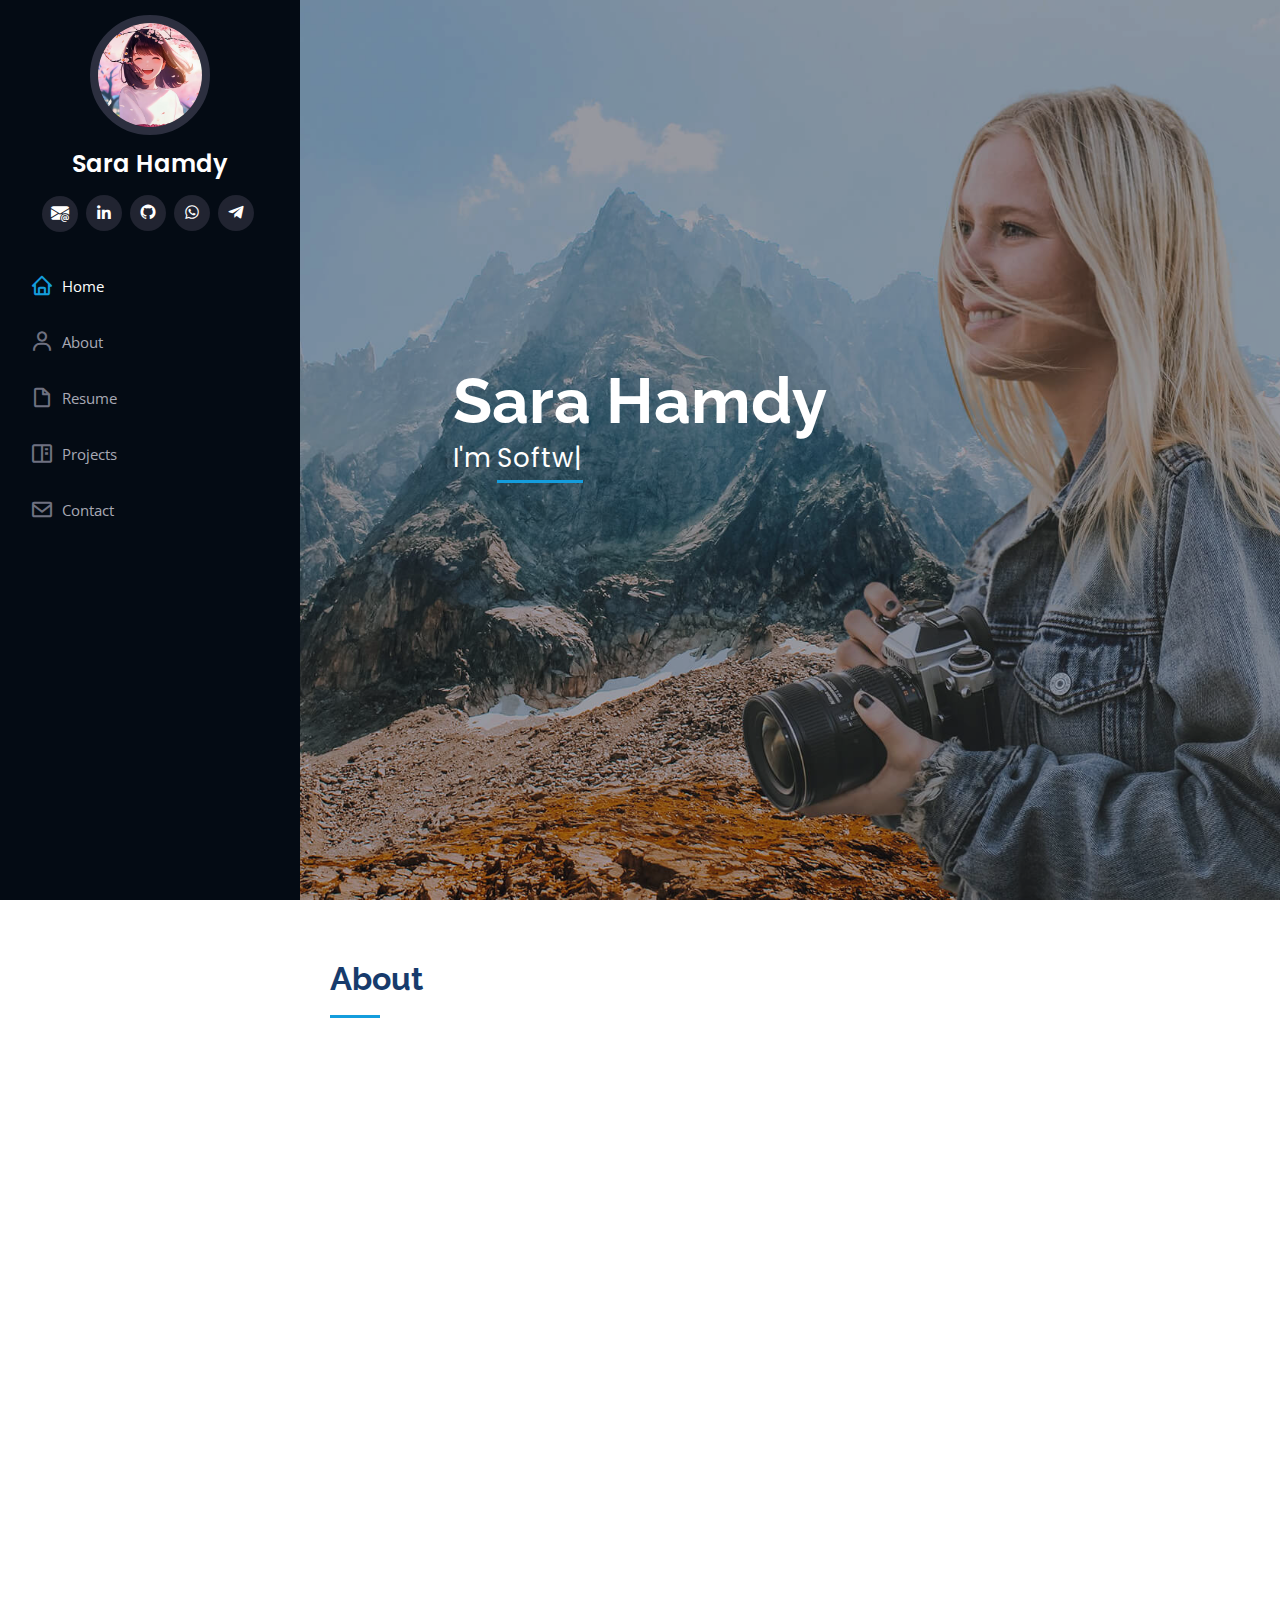
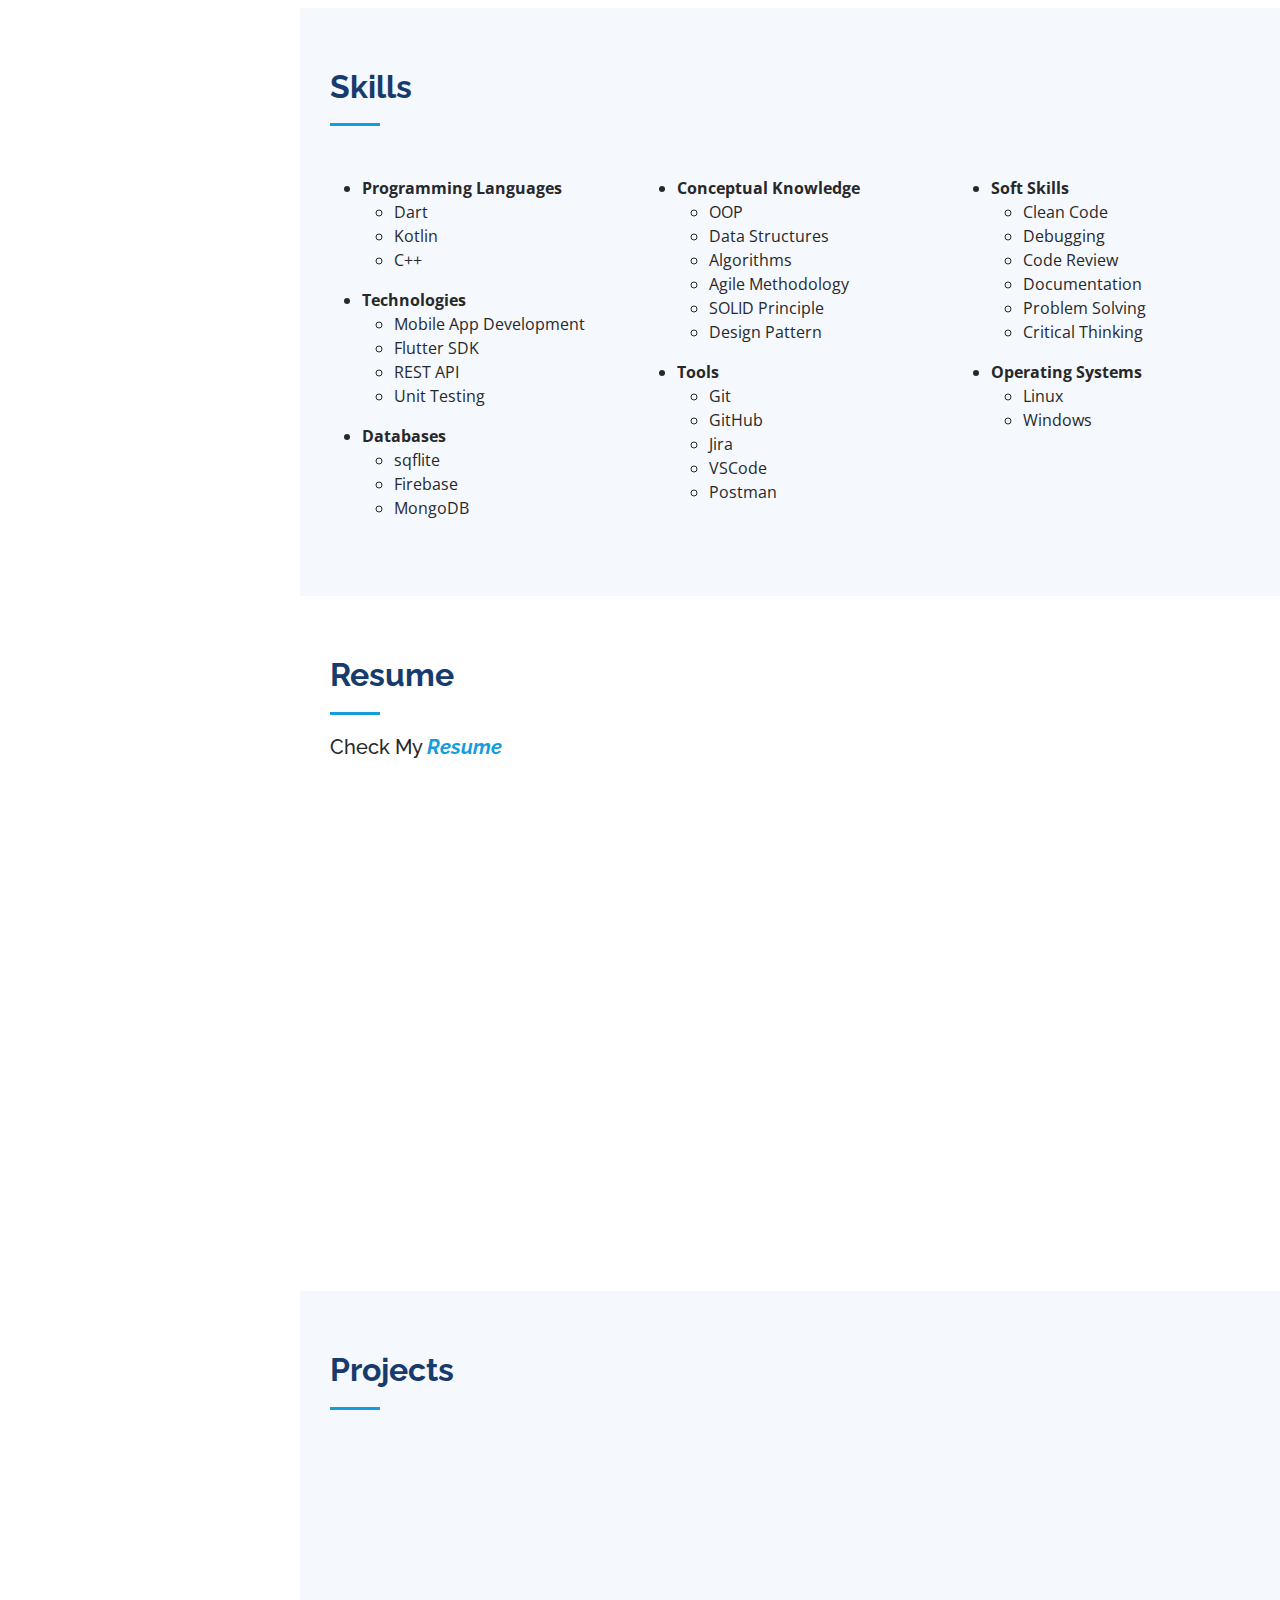
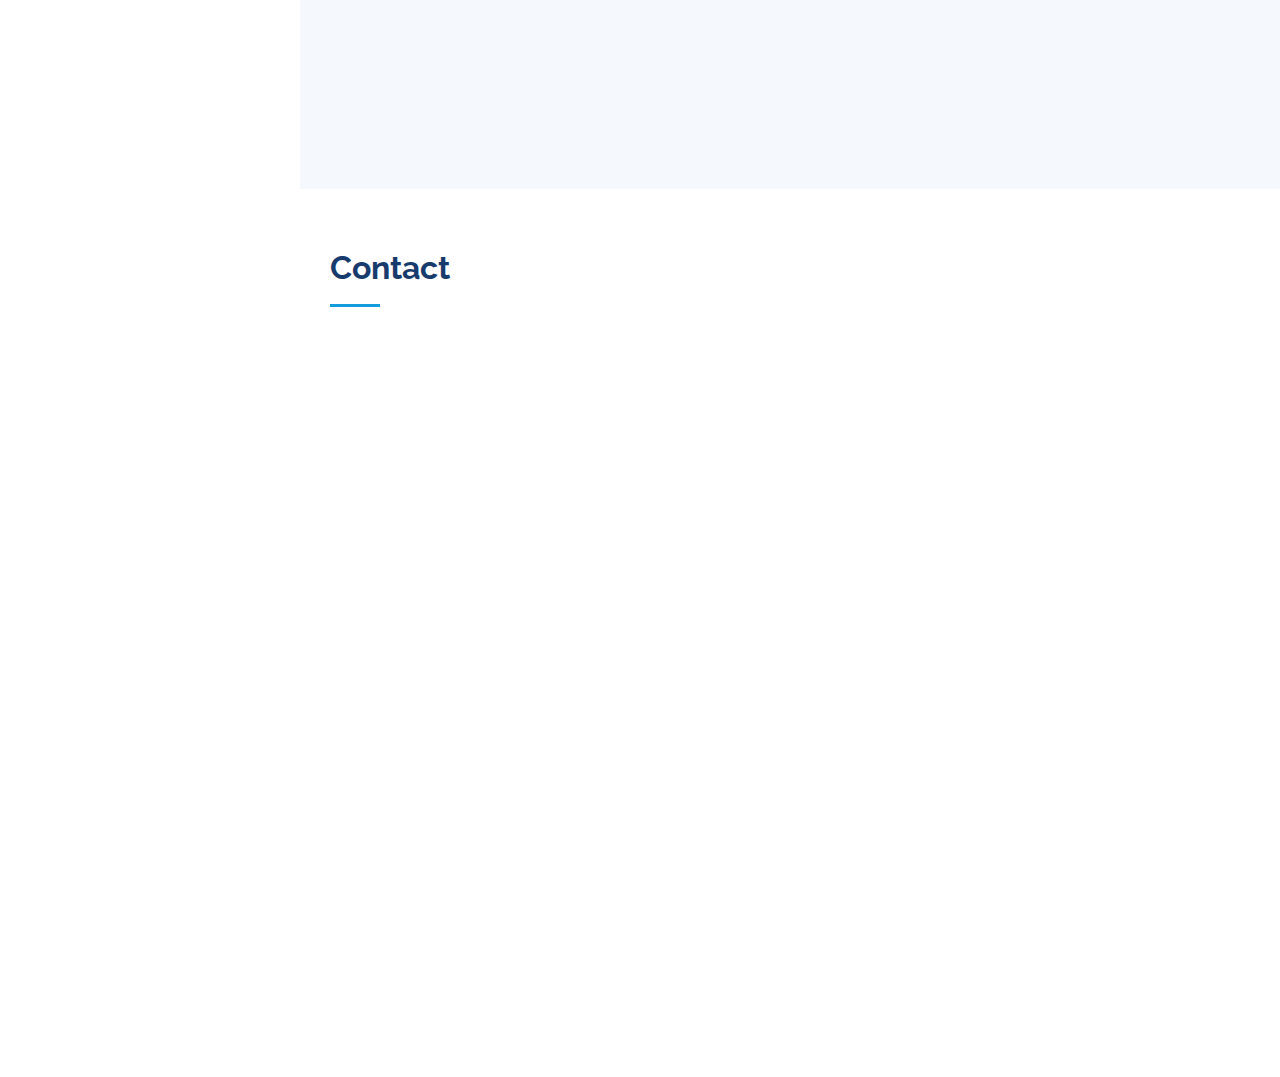
<file: index.html>
<!DOCTYPE html>
<html lang="en">

  <head>
    <meta charset="utf-8">
    <meta content="width=device-width, initial-scale=1.0" name="viewport">

    <title>Sara Hamdy Portfolio</title>
    <meta content="" name="description">
    <meta content="" name="keywords">

    <!-- Favicons -->
    <link href="assets/img/favicon.png" rel="icon">
    <link href="assets/img/apple-touch-icon.png" rel="apple-touch-icon">

    <!-- Google Fonts -->
    <link
      href="https://fonts.googleapis.com/css?family=Open+Sans:300,300i,400,400i,600,600i,700,700i|Raleway:300,300i,400,400i,500,500i,600,600i,700,700i|Poppins:300,300i,400,400i,500,500i,600,600i,700,700i"
      rel="stylesheet">

    <!-- Vendor CSS Files -->
    <link href="assets/vendor/aos/aos.css" rel="stylesheet">
    <link href="assets/vendor/bootstrap/css/bootstrap.min.css" rel="stylesheet">
    <link href="assets/vendor/bootstrap-icons/bootstrap-icons.css" rel="stylesheet">
    <link href="assets/vendor/boxicons/css/boxicons.min.css" rel="stylesheet">
    <link href="assets/vendor/glightbox/css/glightbox.min.css" rel="stylesheet">
    <link href="assets/vendor/swiper/swiper-bundle.min.css" rel="stylesheet">

    <!-- Template Main CSS File -->
    <link href="assets/css/style.css" rel="stylesheet">
  </head>

  <body>

    <!-- ======= Mobile nav toggle button ======= -->
    <i class="bi bi-list mobile-nav-toggle d-xl-none"></i>

    <!-- ======= Header ======= -->
    <header id="header">
      <div class="d-flex flex-column">

        <div class="profile">
          <img src="assets/img/profile-img-1.jpg" alt="" class="img-fluid rounded-circle">
          <h1 class="text-light"><a href="index.html">Sara Hamdy</a></h1>

          <div class="social-links mt-3 text-center">
            <a target="_blank" href="mailto://sara101hamdy@gmail.com" class="envelope-at-fill"><i
                class="bi bi-envelope-at-fill"></i></a>
            <a target="_blank" href="https://www.linkedin.com/in/s4r4h4mdy0x01/" class="linkedin"><i
                class="bx bxl-linkedin"></i></a>
            <a target="_blank" href="https://www.github.com/s4r4h4mdy0x01/" class="github"><i
                class="bx bxl-github"></i></a>
            <a target="_blank" href="https://wa.me/201069300864/" class="whatsapp"><i class="bx bxl-whatsapp"></i></a>
            <a target="_blank" href="https://t.me/s4r4h4mdy0x01/" class="telegram"><i class="bx bxl-telegram"></i></a>
          </div>
        </div>

        <nav id="navbar" class="nav-menu navbar">
          <ul>
            <li><a href="#hero" class="nav-link scrollto active"><i class="bx bx-home"></i> <span>Home</span></a></li>
            <li><a href="#about" class="nav-link scrollto"><i class="bx bx-user"></i> <span>About</span></a></li>
            <li><a href="#resume" class="nav-link scrollto"><i class="bx bx-file-blank"></i> <span>Resume</span></a>
            </li>
            <li><a href="#portfolio" class="nav-link scrollto"><i class="bx bx-book-content"></i>
                <span>Projects</span></a></li>
            <li><a href="#contact" class="nav-link scrollto"><i class="bx bx-envelope"></i> <span>Contact</span></a>
            </li>
          </ul>
        </nav><!-- .nav-menu -->
      </div>
    </header><!-- End Header -->

    <!-- ======= Hero Section ======= -->
    <section id="hero" class="d-flex flex-column justify-content-center align-items-center">
      <div class="hero-container" data-aos="fade-in">
        <h1>Sara Hamdy</h1>
        <p>I'm <span class="typed" data-typed-items="Software Engineer, Flutter Developer"></span></p>
      </div>
    </section><!-- End Hero -->

    <main id="main">

      <!-- ======= About Section ======= -->
      <section id="about" class="about">
        <div class="container">

          <div class="section-title">
            <h2>About</h2>
            <p></p>
          </div>

          <div class="row">
            <div class="col-lg-4" data-aos="fade-right">
              <img src="assets/img/profile-img.jpg" class="img-fluid" alt="">
            </div>
            <div class="col-lg-8 pt-4 pt-lg-0 content" data-aos="fade-left">
              <h3>Software Engineer &amp; Flutter Developer.</h3>
              <p class="fst-italic">
                Hi,... My name is <b>Sara Hamdy</b>...
              </p>
              <div class="row">
                <div class="col-lg-6">
                  <ul>
                    <li><i class="bi bi-chevron-right"></i> <strong>Phone:</strong> <span>+201069300864</span></li>
                    <li><i class="bi bi-chevron-right"></i> <strong>City:</strong> <span>Sohag, Egypt</span></li>
                  </ul>
                </div>
                <div class="col-lg-6">
                  <ul>
                    <li><i class="bi bi-chevron-right"></i> <strong>Degree:</strong> <span>Bachelor</span></li>
                    <li><i class="bi bi-chevron-right"></i> <strong>PhEmailone:</strong>
                      <span>sara101hamdy@gmail.com</span>
                    </li>
                  </ul>
                </div>
              </div>
              <p>
                I'm a <b>Software Engineer</b> specializing in <b>Mobile App Development</b> with
                <b>Flutter Framework</b>, I bring a wealth of expertise in areas including Mobile App Development,
                Flutter
                Framework, APIs, and Databases. I design, code, and implement Cross Platform Mobile Applications for a
                variety of clients. Passionate about Clean Code, Problem-Solving, Debugging, and continuously learning
                new technologies.
              </p>
            </div>
          </div>

        </div>
      </section><!-- End About Section -->

      <!-- ======= Skills Section ======= -->
      <section id="skills" class="skills section-bg">
        <div class="container">

          <div class="section-title">
            <h2>Skills</h2>
            <p></p>
          </div>
          <div class="row skills-content">

            <div class="col-xl-4">
              <ul>
                <li>
                  <b>Programming Languages</b>
                </li>
                <ul>
                  <li>Dart</li>
                  <li>Kotlin</li>
                  <li>C++</li>
                </ul>
              </ul>

              <ul>
                <li><b>Technologies</b></li>
                <ul>
                  <li>Mobile App Development </li>
                  <li>Flutter SDK</li>
                  <li>REST API</li>
                  <li>Unit Testing</li>
                </ul>
              </ul>

              <ul>
                <li><b>Databases</b></li>
                <ul>
                  <li>sqflite</li>
                  <li>Firebase</li>
                  <li>MongoDB</li>
                </ul>
              </ul>
            </div>

            <div class="col-xl-4">
              <ul>
                <li><b>Conceptual Knowledge</b></li>
                <ul>
                  <li>OOP</li>
                  <li>Data Structures</li>
                  <li>Algorithms</li>
                  <li>Agile Methodology</li>
                  <li>SOLID Principle</li>
                  <li>Design Pattern</li>
                </ul>
              </ul>

              <ul>
                <li><b>Tools</b></li>
                <ul>
                  <li>Git</li>
                  <li>GitHub</li>
                  <li>Jira</li>
                  <li>VSCode</li>
                  <li>Postman</li>
                </ul>
              </ul>
            </div>
            <div class="col-xl-4">
              <ul>
                <li><b>Soft Skills</b></li>
                <ul>
                  <li>Clean Code</li>
                  <li>Debugging</li>
                  <li>Code Review</li>
                  <li>Documentation</li>
                  <li>Problem Solving</li>
                  <li>Critical Thinking</li>
                </ul>
              </ul>

              <ul>
                <li><b>Operating Systems</b></li>
                <ul>
                  <li>Linux</li>
                  <li>Windows</li>
                </ul>
              </ul>
            </div>
          </div>
        </div>
      </section><!-- End Skills Section -->

      <!-- ======= Resume Section ======= -->
      <section id="resume" class="resume">
        <div class="container">

          <div class="section-title">
            <h2>Resume</h2>
            <h5>Check My <a target="_blank" href="./assets/docs/Sara_Hamdy_Resume.pdf"><b><i>Resume</i></b></a></h5>
          </div>

          <div class="row">
            <div class="col-lg-6" data-aos="fade-up">
              <h3 class="resume-title">Education</h3>
              <div class="resume-item">
                <h4>Bachelor of Computer Science</h4>
                <h5>2020 - 2024</h5>
                <p><em> <a target="_blank" href="https://fci.sohag-univ.edu.eg/main/">Faculty of
                      Computers and Artificial
                      Intelligence</a></em></p>
                <p>
                <ul>
                  <li>Study multiple concepts of Computer Science field.</li>
                  <li>Study Programming Fundamentals with C++, OOP, Data Structures, and Algorithms. </li>
                  <li>Study Databases design ERD and mapping and implement in RDBMS.</li>
                  <li>Earn some soft skills like communication, working with team, and time management.</li>
                  <li>Build Graduation Project.</li>
                </ul>
                </p>
              </div>
            </div>
            <div class="col-lg-6" data-aos="fade-up">
              <h3 class="resume-title">Students Activities</h3>
              <div class="resume-item">
                <h4>Flutter Core Team Member</h4>
                <h5>2023 - present</h5>
                <p><em> <a target="_blank" href="https://www.facebook.com/GoogleDSCSohagUniversity">GDSC - Sohag
                      University</a></em></p>
                <p>
                <ul>
                  <li><b>GDSC</b> is a university-based community group for students interested in
                    Google developer technologies. We aim to help students gain new skills
                    through hands-on workshops, events, talks, and project-building
                    activities online and in person.
                  </li>
                </ul>
                </p>
              </div>
            </div>
          </div>
        </div>

        </div>
      </section><!-- End Resume Section -->

      <!-- ======= Portfolio Section ======= -->
      <section id="portfolio" class="portfolio section-bg">
        <div class="container">

          <div class="section-title">
            <h2>Projects</h2>
            <p></p>
          </div>

          <div class="row" data-aos="fade-up">
            <div class="col-lg-12 d-flex justify-content-center">
              <ul id="portfolio-flters">
                <li data-filter="*" class="filter-active">All</li>
                <li data-filter=".filter-app">App</li>
                <li data-filter=".filter-flutter">Flutter</li>
                <li data-filter=".filter-api">API</li>
              </ul>
            </div>
          </div>

          <div class="row portfolio-container" data-aos="fade-up" data-aos-delay="100">

            <div class="col-lg-4 col-md-6 portfolio-item filter-flutter filter-app">
              <div class="portfolio-wrap">
                <img src="assets/img/portfolio/mars.jpg" class="img-fluid" alt="">
                <div class="portfolio-links">
                  <a href="assets/img/portfolio/flutter.jpg" data-gallery="portfolioGallery" class="portfolio-lightbox"
                    title="Mars App"><i class="bx bx-plus"></i></a>
                  <a href="./projects_details/mars_app_details.html" title="More Details"><i class="bx bx-link"></i></a>
                </div>
              </div>
            </div>

            <div class="col-lg-4 col-md-6 portfolio-item filter-flutter filter-app">
              <div class="portfolio-wrap">
                <img src="assets/img/portfolio/todo_app_flutter.jpg" class="img-fluid" alt="">
                <div class="portfolio-links">
                  <a href="assets/img/portfolio/to-do-list-app.jpg" data-gallery="portfolioGallery"
                    class="portfolio-lightbox" title="TODO App"><i class="bx bx-plus"></i></a>
                  <a href="./projects_details/todo_app_details.html" title="More Details"><i class="bx bx-link"></i></a>
                </div>
              </div>
            </div>

          </div>

        </div>
      </section><!-- End Portfolio Section -->

      <!-- ======= Contact Section ======= -->
      <section id="contact" class="contact">
        <div class="container">

          <div class="section-title">
            <h2>Contact</h2>
            <p></p>
          </div>

          <div class="row" data-aos="fade-in">

            <div class="col-lg-5 d-flex align-items-stretch">
              <div class="info">
                <div class="address">
                  <i class="bi bi-geo-alt"></i>
                  <h4>Location:</h4>
                  <p>Girga, Sohag, Egypt</p>
                </div>

                <div class="email">
                  <i class="bi bi-envelope"></i>
                  <h4>Email:</h4>
                  <p>sara101hamdy@gmail.com</p>
                </div>

                <div class="phone">
                  <i class="bi bi-phone"></i>
                  <h4>Call:</h4>
                  <p>+20 1069 3008 64</p>
                </div>
              </div>

            </div>

            <div class="col-lg-7 mt-5 mt-lg-0 d-flex align-items-stretch">
              <form action="forms/contact.php" method="post" role="form" class="php-email-form">
                <div class="row">
                  <div class="form-group col-md-6">
                    <label for="name">Your Name</label>
                    <input type="text" name="name" class="form-control" id="name" required>
                  </div>
                  <div class="form-group col-md-6">
                    <label for="name">Your Email</label>
                    <input type="email" class="form-control" name="email" id="email" required>
                  </div>
                </div>
                <div class="form-group">
                  <label for="name">Subject</label>
                  <input type="text" class="form-control" name="subject" id="subject" required>
                </div>
                <div class="form-group">
                  <label for="name">Message</label>
                  <textarea class="form-control" name="message" rows="10" required></textarea>
                </div>
                <div class="my-3">
                  <div class="loading">Loading</div>
                  <div class="error-message"></div>
                  <div class="sent-message">Your message has been sent. Thank you!</div>
                </div>
                <div class="text-center"><button type="submit">Send Message</button></div>
              </form>
            </div>

          </div>

        </div>
      </section><!-- End Contact Section -->

    </main><!-- End #main -->


    <a href="#" class="back-to-top d-flex align-items-center justify-content-center"><i
        class="bi bi-arrow-up-short"></i></a>

    <!-- Vendor JS Files -->
    <script src="assets/vendor/purecounter/purecounter_vanilla.js"></script>
    <script src="assets/vendor/aos/aos.js"></script>
    <script src="assets/vendor/bootstrap/js/bootstrap.bundle.min.js"></script>
    <script src="assets/vendor/glightbox/js/glightbox.min.js"></script>
    <script src="assets/vendor/isotope-layout/isotope.pkgd.min.js"></script>
    <script src="assets/vendor/swiper/swiper-bundle.min.js"></script>
    <script src="assets/vendor/typed.js/typed.umd.js"></script>
    <script src="assets/vendor/waypoints/noframework.waypoints.js"></script>
    <script src="assets/vendor/php-email-form/validate.js"></script>

    <!-- Template Main JS File -->
    <script src="assets/js/main.js"></script>

  </body>

</html>
</file>
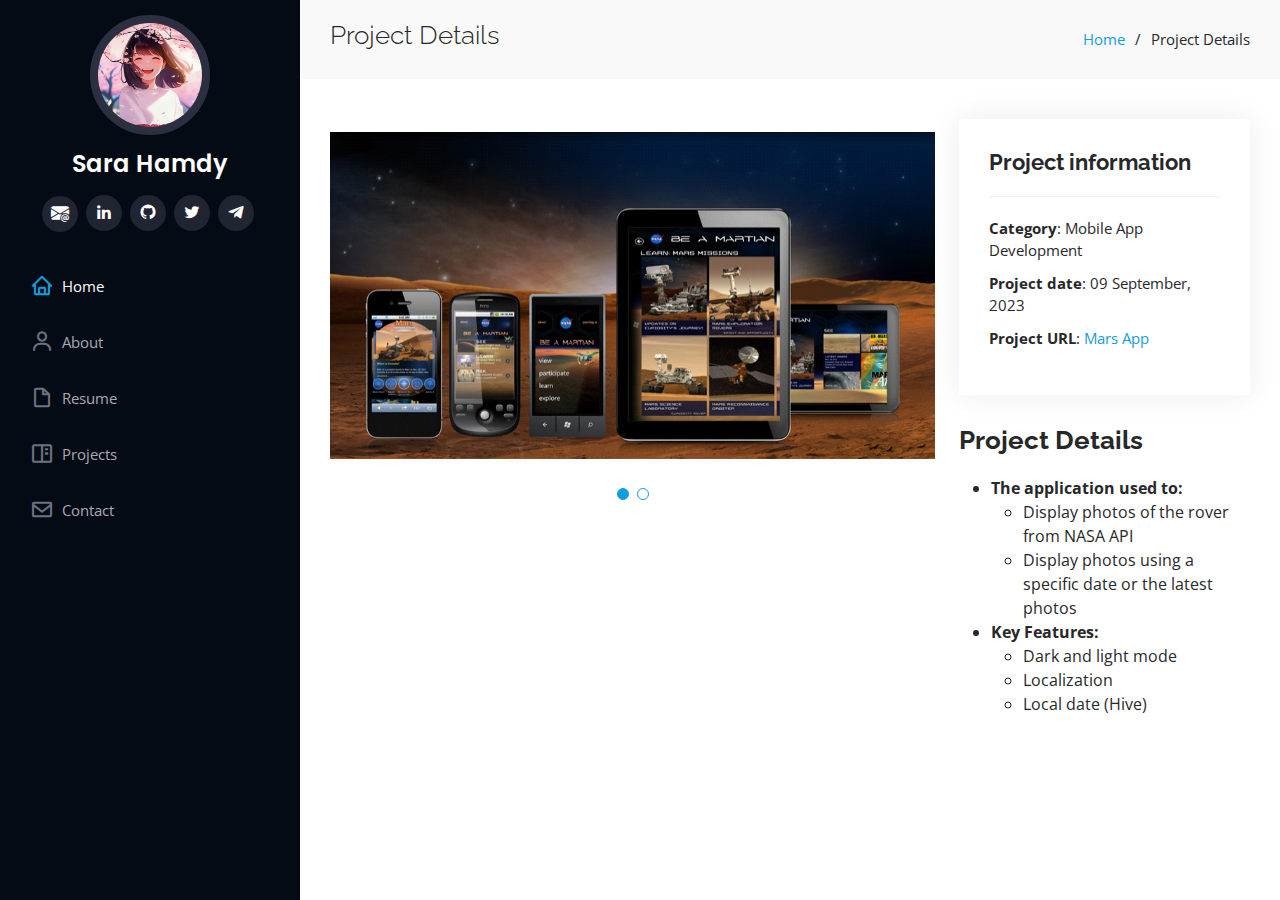
<file: projects_details/mars_app_details.html>
<!DOCTYPE html>
<html lang="en">

  <head>
    <meta charset="utf-8">
    <meta content="width=device-width, initial-scale=1.0" name="viewport">

    <title>Project Details</title>
    <meta content="" name="description">
    <meta content="" name="keywords">

    <!-- Favicons -->
    <link href="../assets/img/favicon.png" rel="icon">
    <link href="../assets/img/apple-touch-icon.png" rel="apple-touch-icon">

    <!-- Google Fonts -->
    <link
      href="https://fonts.googleapis.com/css?family=Open+Sans:300,300i,400,400i,600,600i,700,700i|Raleway:300,300i,400,400i,500,500i,600,600i,700,700i|Poppins:300,300i,400,400i,500,500i,600,600i,700,700i"
      rel="stylesheet">

    <!-- Vendor CSS Files -->
    <link href="../assets/vendor/aos/aos.css" rel="stylesheet">
    <link href="../assets/vendor/bootstrap/css/bootstrap.min.css" rel="stylesheet">
    <link href="../assets/vendor/bootstrap-icons/bootstrap-icons.css" rel="stylesheet">
    <link href="../assets/vendor/boxicons/css/boxicons.min.css" rel="stylesheet">
    <link href="../assets/vendor/glightbox/css/glightbox.min.css" rel="stylesheet">
    <link href="../assets/vendor/swiper/swiper-bundle.min.css" rel="stylesheet">

    <!-- Template Main CSS File -->
    <link href="../assets/css/style.css" rel="stylesheet">

  </head>

  <body>

    <!-- ======= Mobile nav toggle button ======= -->
    <i class="bi bi-list mobile-nav-toggle d-xl-none"></i>

    <!-- ======= Header ======= -->
    <header id="header">
      <div class="d-flex flex-column">

        <div class="profile">
          <img src="../assets/img/profile-img-1.jpg" alt="" class="img-fluid rounded-circle">
          <h1 class="text-light"><a href="index.html">Sara Hamdy</a></h1>

          <div class="social-links mt-3 text-center">
            <a target="_blank" href="mailto://sara101hamdy@gmail.com" class="envelope-at-fill"><i
                class="bi bi-envelope-at-fill"></i></a>
            <a target="_blank" href="https://www.linkedin.com/in/s4r4h4mdy0x01/" class="linkedin"><i
                class="bx bxl-linkedin"></i></a>
            <a target="_blank" href="https://www.github.com/s4r4h4mdy0x01/" class="github"><i
                class="bx bxl-github"></i></a>
            <a target="_blank" href="https://www.x.com/s4r4h4mdy0x01/" class="twitter"><i
                class="bx bxl-twitter"></i></a>
            <a target="_blank" href="https://t.me/s4r4h4mdy0x01/" class="telegram"><i class="bx bxl-telegram"></i></a>
          </div>
        </div>

        <nav id="navbar" class="nav-menu navbar">
          <ul>
            <li><a href="/#hero" class="nav-link scrollto active"><i class="bx bx-home"></i> <span>Home</span></a></li>
            <li><a href="/#about" class="nav-link scrollto"><i class="bx bx-user"></i> <span>About</span></a></li>
            <li><a href="/#resume" class="nav-link scrollto"><i class="bx bx-file-blank"></i> <span>Resume</span></a>
            </li>
            <li><a href="/#portfolio" class="nav-link scrollto"><i class="bx bx-book-content"></i>
                <span>Projects</span></a></li>
            <li><a href="/#contact" class="nav-link scrollto"><i class="bx bx-envelope"></i> <span>Contact</span></a>
            </li>
          </ul>
        </nav><!-- .nav-menu -->
      </div>
    </header><!-- End Header -->

    <main id="main">

      <!-- ======= Breadcrumbs ======= -->
      <section id="breadcrumbs" class="breadcrumbs">
        <div class="container">

          <div class="d-flex justify-content-between align-items-center">
            <h2>Project Details</h2>
            <ol>
              <li><a href="index.html">Home</a></li>
              <li>Project Details</li>
            </ol>
          </div>

        </div>
      </section><!-- End Breadcrumbs -->

      <!-- ======= Portfolio Details Section ======= -->
      <section id="portfolio-details" class="portfolio-details">
        <div class="container">

          <div class="row gy-4">

            <div class="col-lg-8">
              <div class="portfolio-details-slider swiper">
                <div class="swiper-wrapper align-items-center">

                  <div class="swiper-slide">
                    <img src="../assets/img/portfolio/mars.jpg" alt="">
                  </div>

                  <div class="swiper-slide">
                    <img src="../assets/img/portfolio/flutter.jpg" alt="">
                  </div>
                </div>
                <div class="swiper-pagination"></div>
              </div>
            </div>

            <div class="col-lg-4">
              <div class="portfolio-info">
                <h3>Project information</h3>
                <ul>
                  <li><strong>Category</strong>: Mobile App Development</li>
                  <li><strong>Project date</strong>: 09 September, 2023</li>
                  <li><strong>Project URL</strong>: <a href="https://github.com/s4r4h4mdy0x01/mars_app">Mars App</a>
                  </li>
                </ul>
              </div>
              <div class="portfolio-description">
                <h2>Project Details</h2>
                <p>
                <ul>
                  <li><b>The application used to:</b></li>
                  <ul>
                    <li>Display photos of the rover from NASA API</li>
                    <li>Display photos using a specific date or the latest photos</li>
                  </ul>

                  <li><b>Key Features:</b></li>
                  <ul>
                    <li>Dark and light mode</li>
                    <li>Localization</li>
                    <li>Local date (Hive)</li>
                  </ul>
                </ul>
                </p>
              </div>
            </div>

          </div>

        </div>
      </section><!-- End Portfolio Details Section -->

    </main><!-- End #main -->

    <a href="#" class="back-to-top d-flex align-items-center justify-content-center"><i
        class="bi bi-arrow-up-short"></i></a>

    <!-- Vendor JS Files -->
    <script src="../assets/vendor/purecounter/purecounter_vanilla.js"></script>
    <script src="../assets/vendor/aos/aos.js"></script>
    <script src="../assets/vendor/bootstrap/js/bootstrap.bundle.min.js"></script>
    <script src="../assets/vendor/glightbox/js/glightbox.min.js"></script>
    <script src="../assets/vendor/isotope-layout/isotope.pkgd.min.js"></script>
    <script src="../assets/vendor/swiper/swiper-bundle.min.js"></script>
    <script src="../assets/vendor/typed.js/typed.umd.js"></script>
    <script src="../assets/vendor/waypoints/noframework.waypoints.js"></script>
    <script src="../assets/vendor/php-email-form/validate.js"></script>

    <!-- Template Main JS File -->
    <script src="../assets/js/main.js"></script>

  </body>

</html>
</file>
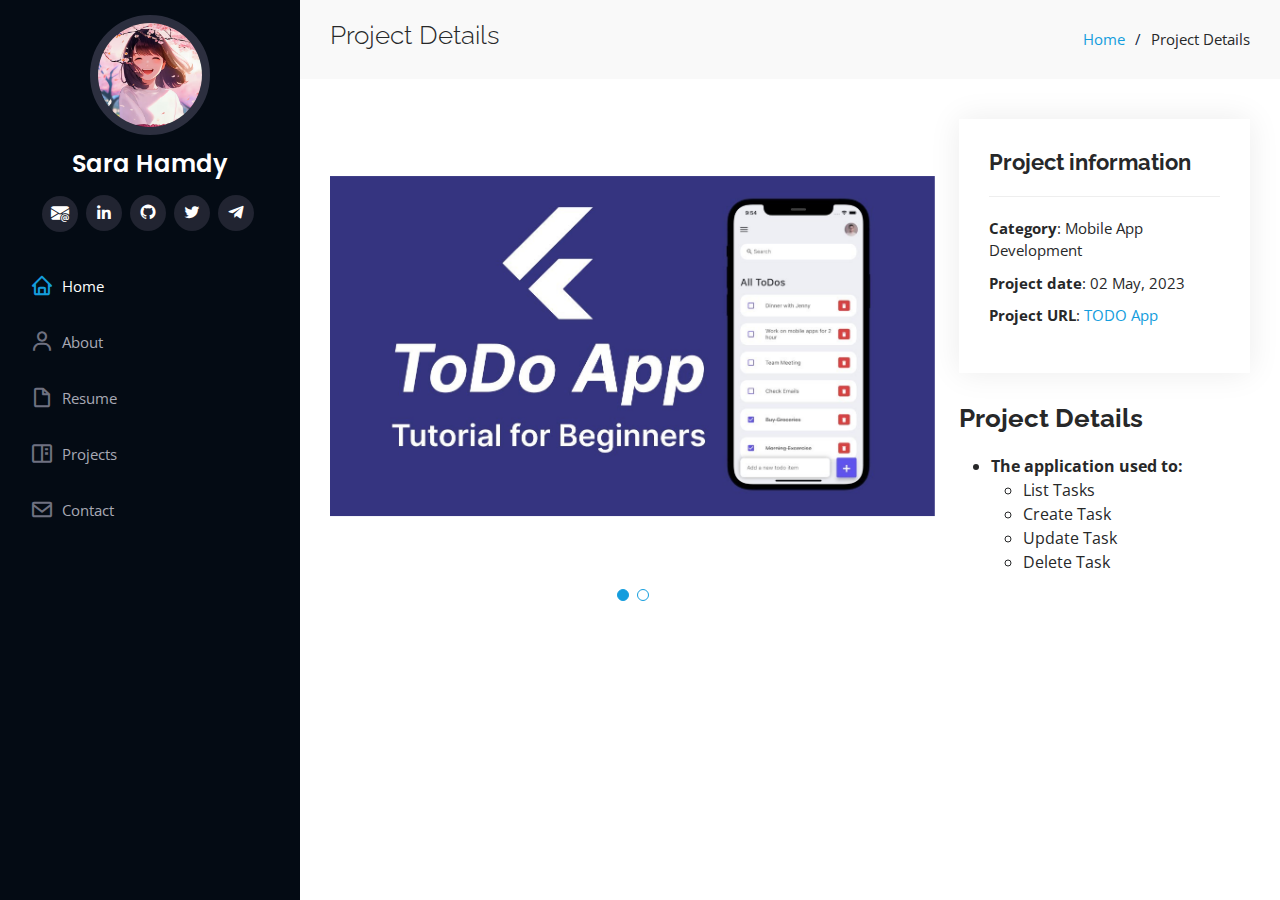
<file: projects_details/todo_app_details.html>
<!DOCTYPE html>
<html lang="en">

  <head>
    <meta charset="utf-8">
    <meta content="width=device-width, initial-scale=1.0" name="viewport">

    <title>Project Details</title>
    <meta content="" name="description">
    <meta content="" name="keywords">

    <!-- Favicons -->
    <link href="../assets/img/favicon.png" rel="icon">
    <link href="../assets/img/apple-touch-icon.png" rel="apple-touch-icon">

    <!-- Google Fonts -->
    <link
      href="https://fonts.googleapis.com/css?family=Open+Sans:300,300i,400,400i,600,600i,700,700i|Raleway:300,300i,400,400i,500,500i,600,600i,700,700i|Poppins:300,300i,400,400i,500,500i,600,600i,700,700i"
      rel="stylesheet">

    <!-- Vendor CSS Files -->
    <link href="../assets/vendor/aos/aos.css" rel="stylesheet">
    <link href="../assets/vendor/bootstrap/css/bootstrap.min.css" rel="stylesheet">
    <link href="../assets/vendor/bootstrap-icons/bootstrap-icons.css" rel="stylesheet">
    <link href="../assets/vendor/boxicons/css/boxicons.min.css" rel="stylesheet">
    <link href="../assets/vendor/glightbox/css/glightbox.min.css" rel="stylesheet">
    <link href="../assets/vendor/swiper/swiper-bundle.min.css" rel="stylesheet">

    <!-- Template Main CSS File -->
    <link href="../assets/css/style.css" rel="stylesheet">

  </head>

  <body>

    <!-- ======= Mobile nav toggle button ======= -->
    <i class="bi bi-list mobile-nav-toggle d-xl-none"></i>

    <!-- ======= Header ======= -->
    <header id="header">
      <div class="d-flex flex-column">

        <div class="profile">
          <img src="../assets/img/profile-img-1.jpg" alt="" class="img-fluid rounded-circle">
          <h1 class="text-light"><a href="index.html">Sara Hamdy</a></h1>

          <div class="social-links mt-3 text-center">
            <a target="_blank" href="mailto://sara101hamdy@gmail.com" class="envelope-at-fill"><i
                class="bi bi-envelope-at-fill"></i></a>
            <a target="_blank" href="https://www.linkedin.com/in/s4r4h4mdy0x01/" class="linkedin"><i
                class="bx bxl-linkedin"></i></a>
            <a target="_blank" href="https://www.github.com/s4r4h4mdy0x01/" class="github"><i
                class="bx bxl-github"></i></a>
            <a target="_blank" href="https://www.x.com/s4r4h4mdy0x01/" class="twitter"><i
                class="bx bxl-twitter"></i></a>
            <a target="_blank" href="https://t.me/s4r4h4mdy0x01/" class="telegram"><i class="bx bxl-telegram"></i></a>
          </div>
        </div>

        <nav id="navbar" class="nav-menu navbar">
          <ul>
            <li><a href="/#hero" class="nav-link scrollto active"><i class="bx bx-home"></i> <span>Home</span></a></li>
            <li><a href="/#about" class="nav-link scrollto"><i class="bx bx-user"></i> <span>About</span></a></li>
            <li><a href="/#resume" class="nav-link scrollto"><i class="bx bx-file-blank"></i> <span>Resume</span></a>
            </li>
            <li><a href="/#portfolio" class="nav-link scrollto"><i class="bx bx-book-content"></i>
                <span>Projects</span></a></li>
            <li><a href="/#contact" class="nav-link scrollto"><i class="bx bx-envelope"></i> <span>Contact</span></a>
            </li>
          </ul>
        </nav><!-- .nav-menu -->
      </div>
    </header><!-- End Header -->

    <main id="main">

      <!-- ======= Breadcrumbs ======= -->
      <section id="breadcrumbs" class="breadcrumbs">
        <div class="container">

          <div class="d-flex justify-content-between align-items-center">
            <h2>Project Details</h2>
            <ol>
              <li><a href="index.html">Home</a></li>
              <li>Project Details</li>
            </ol>
          </div>

        </div>
      </section><!-- End Breadcrumbs -->

      <!-- ======= Portfolio Details Section ======= -->
      <section id="portfolio-details" class="portfolio-details">
        <div class="container">

          <div class="row gy-4">

            <div class="col-lg-8">
              <div class="portfolio-details-slider swiper">
                <div class="swiper-wrapper align-items-center">

                  <div class="swiper-slide">
                    <img src="../assets/img/portfolio/todo_app_flutter.jpg" alt="">
                  </div>

                  <div class="swiper-slide">
                    <img src="../assets/img/portfolio/to-do-list-app.jpg" alt="">
                  </div>
                </div>
                <div class="swiper-pagination"></div>
              </div>
            </div>

            <div class="col-lg-4">
              <div class="portfolio-info">
                <h3>Project information</h3>
                <ul>
                  <li><strong>Category</strong>: Mobile App Development</li>
                  <li><strong>Project date</strong>: 02 May, 2023</li>
                  <li><strong>Project URL</strong>: <a href="https://github.com/s4r4h4mdy0x01/todo_app">TODO App</a>
                  </li>
                </ul>
              </div>
              <div class="portfolio-description">
                <h2>Project Details</h2>
                <p>
                <ul>
                  <li><b>The application used to:</b></li>
                  <ul>
                    <li>List Tasks</li>
                    <li>Create Task</li>
                    <li>Update Task</li>
                    <li>Delete Task</li>
                  </ul>
                </ul>
                </p>
              </div>
            </div>

          </div>

        </div>
      </section><!-- End Portfolio Details Section -->

    </main><!-- End #main -->

    <a href="#" class="back-to-top d-flex align-items-center justify-content-center"><i
        class="bi bi-arrow-up-short"></i></a>

    <!-- Vendor JS Files -->
    <script src="../assets/vendor/purecounter/purecounter_vanilla.js"></script>
    <script src="../assets/vendor/aos/aos.js"></script>
    <script src="../assets/vendor/bootstrap/js/bootstrap.bundle.min.js"></script>
    <script src="../assets/vendor/glightbox/js/glightbox.min.js"></script>
    <script src="../assets/vendor/isotope-layout/isotope.pkgd.min.js"></script>
    <script src="../assets/vendor/swiper/swiper-bundle.min.js"></script>
    <script src="../assets/vendor/typed.js/typed.umd.js"></script>
    <script src="../assets/vendor/waypoints/noframework.waypoints.js"></script>
    <script src="../assets/vendor/php-email-form/validate.js"></script>

    <!-- Template Main JS File -->
    <script src="../assets/js/main.js"></script>

  </body>

</html>
</file>
<file: assets/css/style.css>
/*--------------------------------------------------------------
# General
--------------------------------------------------------------*/
body {
  font-family: "Open Sans", sans-serif;
  color: #272829;
}

a {
  color: #149ddd;
  text-decoration: none;
}

a:hover {
  color: #37b3ed;
  text-decoration: none;
}

h1,
h2,
h3,
h4,
h5,
h6 {
  font-family: "Raleway", sans-serif;
}

/*--------------------------------------------------------------
# Back to top button
--------------------------------------------------------------*/
.back-to-top {
  position: fixed;
  visibility: hidden;
  opacity: 0;
  right: 15px;
  bottom: 15px;
  z-index: 996;
  background: #149ddd;
  width: 40px;
  height: 40px;
  border-radius: 50px;
  transition: all 0.4s;
}

.back-to-top i {
  font-size: 28px;
  color: #fff;
  line-height: 0;
}

.back-to-top:hover {
  background: #2eafec;
  color: #fff;
}

.back-to-top.active {
  visibility: visible;
  opacity: 1;
}

/*--------------------------------------------------------------
# Header
--------------------------------------------------------------*/
#header {
  position: fixed;
  top: 0;
  left: 0;
  bottom: 0;
  width: 300px;
  transition: all ease-in-out 0.5s;
  z-index: 9997;
  transition: all 0.5s;
  padding: 0 15px;
  background: #040b14;
  overflow-y: auto;
}

#header .profile img {
  margin: 15px auto;
  display: block;
  width: 120px;
  border: 8px solid #2c2f3f;
}

#header .profile h1 {
  font-size: 24px;
  margin: 0;
  padding: 0;
  font-weight: 600;
  -moz-text-align-last: center;
  text-align-last: center;
  font-family: "Poppins", sans-serif;
}

#header .profile h1 a,
#header .profile h1 a:hover {
  color: #fff;
  text-decoration: none;
}

#header .profile .social-links a {
  font-size: 18px;
  display: inline-block;
  background: #212431;
  color: #fff;
  line-height: 1;
  padding: 8px 0;
  margin-right: 4px;
  border-radius: 50%;
  text-align: center;
  width: 36px;
  height: 36px;
  transition: 0.3s;
}

#header .profile .social-links a:hover {
  background: #149ddd;
  color: #fff;
  text-decoration: none;
}

#main {
  margin-left: 300px;
}

.container,
.container-fluid {
  padding-left: 30px;
  padding-right: 30px;
}

@media (max-width: 1199px) {
  #header {
    left: -300px;
  }

  #main {
    margin-left: 0;
  }

  .container,
  .container-fluid {
    padding-left: 12px;
    padding-right: 12px;
  }
}

/*--------------------------------------------------------------
# Navigation Menu
--------------------------------------------------------------*/
/* Desktop Navigation */
.nav-menu {
  padding: 30px 0 0 0;
}

.nav-menu * {
  margin: 0;
  padding: 0;
  list-style: none;
}

.nav-menu > ul > li {
  position: relative;
  white-space: nowrap;
}

.nav-menu a,
.nav-menu a:focus {
  display: flex;
  align-items: center;
  color: #a8a9b4;
  padding: 12px 15px;
  margin-bottom: 8px;
  transition: 0.3s;
  font-size: 15px;
}

.nav-menu a i,
.nav-menu a:focus i {
  font-size: 24px;
  padding-right: 8px;
  color: #6f7180;
}

.nav-menu a:hover,
.nav-menu .active,
.nav-menu .active:focus,
.nav-menu li:hover > a {
  text-decoration: none;
  color: #fff;
}

.nav-menu a:hover i,
.nav-menu .active i,
.nav-menu .active:focus i,
.nav-menu li:hover > a i {
  color: #149ddd;
}

/* Mobile Navigation */
.mobile-nav-toggle {
  position: fixed;
  right: 15px;
  top: 15px;
  z-index: 9998;
  border: 0;
  font-size: 24px;
  transition: all 0.4s;
  outline: none !important;
  background-color: #149ddd;
  color: #fff;
  width: 40px;
  height: 40px;
  display: inline-flex;
  align-items: center;
  justify-content: center;
  line-height: 0;
  border-radius: 50px;
  cursor: pointer;
}

.mobile-nav-active {
  overflow: hidden;
}

.mobile-nav-active #header {
  left: 0;
}

/*--------------------------------------------------------------
# Hero Section
--------------------------------------------------------------*/
#hero {
  width: 100%;
  height: 100vh;
  background: url("../img/hero-bg.jpg") top center;
  background-size: cover;
}

#hero:before {
  content: "";
  background: rgba(5, 13, 24, 0.3);
  position: absolute;
  bottom: 0;
  top: 0;
  left: 0;
  right: 0;
  z-index: 1;
}

#hero .hero-container {
  position: relative;
  z-index: 2;
  min-width: 300px;
}

#hero h1 {
  margin: 0 0 10px 0;
  font-size: 64px;
  font-weight: 700;
  line-height: 56px;
  color: #fff;
}

#hero p {
  color: #fff;
  margin-bottom: 50px;
  font-size: 26px;
  font-family: "Poppins", sans-serif;
}

#hero p span {
  color: #fff;
  padding-bottom: 4px;
  letter-spacing: 1px;
  border-bottom: 3px solid #149ddd;
}

@media (min-width: 1024px) {
  #hero {
    background-attachment: fixed;
  }
}

@media (max-width: 768px) {
  #hero h1 {
    font-size: 28px;
    line-height: 36px;
  }

  #hero h2 {
    font-size: 18px;
    line-height: 24px;
    margin-bottom: 30px;
  }
}

/*--------------------------------------------------------------
# Sections General
--------------------------------------------------------------*/
section {
  padding: 60px 0;
  overflow: hidden;
}

.section-bg {
  background: #f5f8fd;
}

.section-title {
  padding-bottom: 30px;
}

.section-title h2 {
  font-size: 32px;
  font-weight: bold;
  margin-bottom: 20px;
  padding-bottom: 20px;
  position: relative;
  color: #173b6c;
}

.section-title h2::after {
  content: "";
  position: absolute;
  display: block;
  width: 50px;
  height: 3px;
  background: #149ddd;
  bottom: 0;
  left: 0;
}

.section-title p {
  margin-bottom: 0;
}

/*--------------------------------------------------------------
# About
--------------------------------------------------------------*/
.about .content h3 {
  font-weight: 700;
  font-size: 26px;
  color: #173b6c;
}

.about .content ul {
  list-style: none;
  padding: 0;
}

.about .content ul li {
  margin-bottom: 20px;
  display: flex;
  align-items: center;
}

.about .content ul strong {
  margin-right: 10px;
}

.about .content ul i {
  font-size: 16px;
  margin-right: 5px;
  color: #149ddd;
  line-height: 0;
}

.about .content p:last-child {
  margin-bottom: 0;
}

/*--------------------------------------------------------------
# Facts
--------------------------------------------------------------*/
.facts {
  padding-bottom: 30px;
}

.facts .count-box {
  padding: 30px;
  width: 100%;
}

.facts .count-box i {
  display: block;
  font-size: 44px;
  color: #149ddd;
  float: left;
  line-height: 0;
}

.facts .count-box span {
  font-size: 48px;
  line-height: 40px;
  display: block;
  font-weight: 700;
  color: #050d18;
  margin-left: 60px;
}

.facts .count-box p {
  padding: 15px 0 0 0;
  margin: 0 0 0 60px;
  font-family: "Raleway", sans-serif;
  font-size: 14px;
  color: #122f57;
}

.facts .count-box a {
  font-weight: 600;
  display: block;
  margin-top: 20px;
  color: #122f57;
  font-size: 15px;
  font-family: "Poppins", sans-serif;
  transition: ease-in-out 0.3s;
}

.facts .count-box a:hover {
  color: #1f5297;
}

/*--------------------------------------------------------------
# Akills
--------------------------------------------------------------*/
.skills .progress {
  height: 60px;
  display: block;
  background: none;
  border-radius: 0;
}

.skills .progress .skill {
  padding: 0;
  margin: 0 0 6px 0;
  text-transform: uppercase;
  display: block;
  font-weight: 600;
  font-family: "Poppins", sans-serif;
  color: #050d18;
}

.skills .progress .skill .val {
  float: right;
  font-style: normal;
}

.skills .progress-bar-wrap {
  background: #dce8f8;
  height: 10px;
}

.skills .progress-bar {
  width: 1px;
  height: 10px;
  transition: 0.9s;
  background-color: #149ddd;
}

/*--------------------------------------------------------------
# Resume
--------------------------------------------------------------*/
.resume .resume-title {
  font-size: 26px;
  font-weight: 700;
  margin-top: 20px;
  margin-bottom: 20px;
  color: #050d18;
}

.resume .resume-item {
  padding: 0 0 20px 20px;
  margin-top: -2px;
  border-left: 2px solid #1f5297;
  position: relative;
}

.resume .resume-item h4 {
  line-height: 18px;
  font-size: 18px;
  font-weight: 600;
  text-transform: uppercase;
  font-family: "Poppins", sans-serif;
  color: #050d18;
  margin-bottom: 10px;
}

.resume .resume-item h5 {
  font-size: 16px;
  background: #e4edf9;
  padding: 5px 15px;
  display: inline-block;
  font-weight: 600;
  margin-bottom: 10px;
}

.resume .resume-item ul {
  padding-left: 20px;
}

.resume .resume-item ul li {
  padding-bottom: 10px;
}

.resume .resume-item:last-child {
  padding-bottom: 0;
}

.resume .resume-item::before {
  content: "";
  position: absolute;
  width: 16px;
  height: 16px;
  border-radius: 50px;
  left: -9px;
  top: 0;
  background: #fff;
  border: 2px solid #1f5297;
}

/*--------------------------------------------------------------
# Portfolio
--------------------------------------------------------------*/
.portfolio .portfolio-item {
  margin-bottom: 30px;
}

.portfolio #portfolio-flters {
  padding: 0;
  margin: 0 auto 35px auto;
  list-style: none;
  text-align: center;
  background: #fff;
  border-radius: 50px;
  padding: 2px 15px;
}

.portfolio #portfolio-flters li {
  cursor: pointer;
  display: inline-block;
  padding: 10px 15px 8px 15px;
  font-size: 14px;
  font-weight: 600;
  line-height: 1;
  text-transform: uppercase;
  color: #272829;
  margin-bottom: 5px;
  transition: all 0.3s ease-in-out;
}

.portfolio #portfolio-flters li:hover,
.portfolio #portfolio-flters li.filter-active {
  color: #149ddd;
}

.portfolio #portfolio-flters li:last-child {
  margin-right: 0;
}

.portfolio .portfolio-wrap {
  transition: 0.3s;
  position: relative;
  overflow: hidden;
  z-index: 1;
}

.portfolio .portfolio-wrap::before {
  content: "";
  background: rgba(255, 255, 255, 0.5);
  position: absolute;
  left: 0;
  right: 0;
  top: 0;
  bottom: 0;
  transition: all ease-in-out 0.3s;
  z-index: 2;
  opacity: 0;
}

.portfolio .portfolio-wrap .portfolio-links {
  opacity: 1;
  left: 0;
  right: 0;
  bottom: -60px;
  z-index: 3;
  position: absolute;
  transition: all ease-in-out 0.3s;
  display: flex;
  justify-content: center;
}

.portfolio .portfolio-wrap .portfolio-links a {
  color: #fff;
  font-size: 28px;
  text-align: center;
  background: rgba(20, 157, 221, 0.75);
  transition: 0.3s;
  width: 50%;
}

.portfolio .portfolio-wrap .portfolio-links a:hover {
  background: rgba(20, 157, 221, 0.95);
}

.portfolio .portfolio-wrap .portfolio-links a + a {
  border-left: 1px solid #37b3ed;
}

.portfolio .portfolio-wrap:hover::before {
  top: 0;
  left: 0;
  right: 0;
  bottom: 0;
  opacity: 1;
}

.portfolio .portfolio-wrap:hover .portfolio-links {
  opacity: 1;
  bottom: 0;
}

/*--------------------------------------------------------------
# Portfolio Details
--------------------------------------------------------------*/
.portfolio-details {
  padding-top: 40px;
}

.portfolio-details .portfolio-details-slider img {
  width: 100%;
}

.portfolio-details .portfolio-details-slider .swiper-pagination {
  margin-top: 20px;
  position: relative;
}

.portfolio-details
  .portfolio-details-slider
  .swiper-pagination
  .swiper-pagination-bullet {
  width: 12px;
  height: 12px;
  background-color: #fff;
  opacity: 1;
  border: 1px solid #149ddd;
}

.portfolio-details
  .portfolio-details-slider
  .swiper-pagination
  .swiper-pagination-bullet-active {
  background-color: #149ddd;
}

.portfolio-details .portfolio-info {
  padding: 30px;
  box-shadow: 0px 0 30px rgba(5, 13, 24, 0.08);
}

.portfolio-details .portfolio-info h3 {
  font-size: 22px;
  font-weight: 700;
  margin-bottom: 20px;
  padding-bottom: 20px;
  border-bottom: 1px solid #eee;
}

.portfolio-details .portfolio-info ul {
  list-style: none;
  padding: 0;
  font-size: 15px;
}

.portfolio-details .portfolio-info ul li + li {
  margin-top: 10px;
}

.portfolio-details .portfolio-description {
  padding-top: 30px;
}

.portfolio-details .portfolio-description h2 {
  font-size: 26px;
  font-weight: 700;
  margin-bottom: 20px;
}

.portfolio-details .portfolio-description p {
  padding: 0;
}

/*--------------------------------------------------------------
# Services
--------------------------------------------------------------*/
.services .icon-box {
  margin-bottom: 20px;
}

.services .icon {
  float: left;
  display: flex;
  align-items: center;
  justify-content: center;
  width: 54px;
  height: 54px;
  background: #149ddd;
  border-radius: 50%;
  transition: 0.5s;
  border: 1px solid #149ddd;
}

.services .icon i {
  color: #fff;
  font-size: 24px;
  line-height: 0;
}

.services .icon-box:hover .icon {
  background: #fff;
}

.services .icon-box:hover .icon i {
  color: #149ddd;
}

.services .title {
  margin-left: 80px;
  font-weight: 700;
  margin-bottom: 15px;
  font-size: 18px;
}

.services .title a {
  color: #343a40;
}

.services .title a:hover {
  color: #149ddd;
}

.services .description {
  margin-left: 80px;
  line-height: 24px;
  font-size: 14px;
}

/*--------------------------------------------------------------
# Testimonials
--------------------------------------------------------------*/
.testimonials .testimonials-carousel,
.testimonials .testimonials-slider {
  overflow: hidden;
}

.testimonials .testimonial-item {
  box-sizing: content-box;
  text-align: center;
  min-height: 320px;
}

.testimonials .testimonial-item .testimonial-img {
  width: 90px;
  border-radius: 50%;
  margin: 0 auto;
}

.testimonials .testimonial-item h3 {
  font-size: 18px;
  font-weight: bold;
  margin: 10px 0 5px 0;
  color: #111;
}

.testimonials .testimonial-item h4 {
  font-size: 14px;
  color: #999;
  margin: 0;
}

.testimonials .testimonial-item .quote-icon-left,
.testimonials .testimonial-item .quote-icon-right {
  color: #c3e8fa;
  font-size: 26px;
}

.testimonials .testimonial-item .quote-icon-left {
  display: inline-block;
  left: -5px;
  position: relative;
}

.testimonials .testimonial-item .quote-icon-right {
  display: inline-block;
  right: -5px;
  position: relative;
  top: 10px;
}

.testimonials .testimonial-item p {
  font-style: italic;
  margin: 0 15px 15px 15px;
  padding: 20px;
  background: #fff;
  position: relative;
  margin-bottom: 35px;
  border-radius: 6px;
  box-shadow: 0px 2px 15px rgba(0, 0, 0, 0.1);
}

.testimonials .testimonial-item p::after {
  content: "";
  width: 0;
  height: 0;
  border-top: 20px solid #fff;
  border-right: 20px solid transparent;
  border-left: 20px solid transparent;
  position: absolute;
  bottom: -20px;
  left: calc(50% - 20px);
}

.testimonials .swiper-pagination {
  margin-top: 20px;
  position: relative;
}

.testimonials .swiper-pagination .swiper-pagination-bullet {
  width: 12px;
  height: 12px;
  background-color: #fff;
  opacity: 1;
  border: 1px solid #149ddd;
}

.testimonials .swiper-pagination .swiper-pagination-bullet-active {
  background-color: #149ddd;
}

/*--------------------------------------------------------------
# Contact
--------------------------------------------------------------*/
.contact {
  padding-bottom: 130px;
}

.contact .info {
  padding: 30px;
  background: #fff;
  width: 100%;
  box-shadow: 0 0 24px 0 rgba(0, 0, 0, 0.12);
}

.contact .info i {
  font-size: 20px;
  color: #149ddd;
  float: left;
  width: 44px;
  height: 44px;
  background: #dff3fc;
  display: flex;
  justify-content: center;
  align-items: center;
  border-radius: 50px;
  transition: all 0.3s ease-in-out;
}

.contact .info h4 {
  padding: 0 0 0 60px;
  font-size: 22px;
  font-weight: 600;
  margin-bottom: 5px;
  color: #050d18;
}

.contact .info p {
  padding: 0 0 10px 60px;
  margin-bottom: 20px;
  font-size: 14px;
  color: #173b6c;
}

.contact .info .email p {
  padding-top: 5px;
}

.contact .info .social-links {
  padding-left: 60px;
}

.contact .info .social-links a {
  font-size: 18px;
  display: inline-block;
  background: #333;
  color: #fff;
  line-height: 1;
  padding: 8px 0;
  border-radius: 50%;
  text-align: center;
  width: 36px;
  height: 36px;
  transition: 0.3s;
  margin-right: 10px;
}

.contact .info .social-links a:hover {
  background: #149ddd;
  color: #fff;
}

.contact .info .email:hover i,
.contact .info .address:hover i,
.contact .info .phone:hover i {
  background: #149ddd;
  color: #fff;
}

.contact .php-email-form {
  width: 100%;
  padding: 30px;
  background: #fff;
  box-shadow: 0 0 24px 0 rgba(0, 0, 0, 0.12);
}

.contact .php-email-form .form-group {
  padding-bottom: 8px;
}

.contact .php-email-form .validate {
  display: none;
  color: red;
  margin: 0 0 15px 0;
  font-weight: 400;
  font-size: 13px;
}

.contact .php-email-form .error-message {
  display: none;
  color: #fff;
  background: #ed3c0d;
  text-align: left;
  padding: 15px;
  font-weight: 600;
}

.contact .php-email-form .error-message br + br {
  margin-top: 25px;
}

.contact .php-email-form .sent-message {
  display: none;
  color: #fff;
  background: #18d26e;
  text-align: center;
  padding: 15px;
  font-weight: 600;
}

.contact .php-email-form .loading {
  display: none;
  background: #fff;
  text-align: center;
  padding: 15px;
}

.contact .php-email-form .loading:before {
  content: "";
  display: inline-block;
  border-radius: 50%;
  width: 24px;
  height: 24px;
  margin: 0 10px -6px 0;
  border: 3px solid #18d26e;
  border-top-color: #eee;
  animation: animate-loading 1s linear infinite;
}

.contact .php-email-form .form-group {
  margin-bottom: 15px;
}

.contact .php-email-form label {
  padding-bottom: 8px;
}

.contact .php-email-form input,
.contact .php-email-form textarea {
  border-radius: 0;
  box-shadow: none;
  font-size: 14px;
}

.contact .php-email-form input {
  height: 44px;
}

.contact .php-email-form textarea {
  padding: 10px 15px;
}

.contact .php-email-form button[type="submit"] {
  background: #149ddd;
  border: 0;
  padding: 10px 24px;
  color: #fff;
  transition: 0.4s;
  border-radius: 4px;
}

.contact .php-email-form button[type="submit"]:hover {
  background: #37b3ed;
}

@keyframes animate-loading {
  0% {
    transform: rotate(0deg);
  }

  100% {
    transform: rotate(360deg);
  }
}

/*--------------------------------------------------------------
# Breadcrumbs
--------------------------------------------------------------*/
.breadcrumbs {
  padding: 20px 0;
  background: #f9f9f9;
}

.breadcrumbs h2 {
  font-size: 26px;
  font-weight: 300;
}

.breadcrumbs ol {
  display: flex;
  flex-wrap: wrap;
  list-style: none;
  padding: 0;
  margin: 0;
  font-size: 15px;
}

.breadcrumbs ol li + li {
  padding-left: 10px;
}

.breadcrumbs ol li + li::before {
  display: inline-block;
  padding-right: 10px;
  color: #0e2442;
  content: "/";
}

@media (max-width: 768px) {
  .breadcrumbs .d-flex {
    display: block !important;
  }

  .breadcrumbs ol {
    display: block;
  }

  .breadcrumbs ol li {
    display: inline-block;
  }
}

/*--------------------------------------------------------------
# Footer
--------------------------------------------------------------*/
#footer {
  padding: 15px;
  color: #f4f6fd;
  font-size: 14px;
  position: fixed;
  left: 0;
  bottom: 0;
  width: 300px;
  z-index: 9999;
  background: #040b14;
}

#footer .copyright {
  text-align: center;
}

#footer .credits {
  padding-top: 5px;
  text-align: center;
  font-size: 13px;
  color: #eaebf0;
}

@media (max-width: 1199px) {
  #footer {
    position: static;
    width: auto;
    padding-right: 20px 15px;
  }
}
</file>
